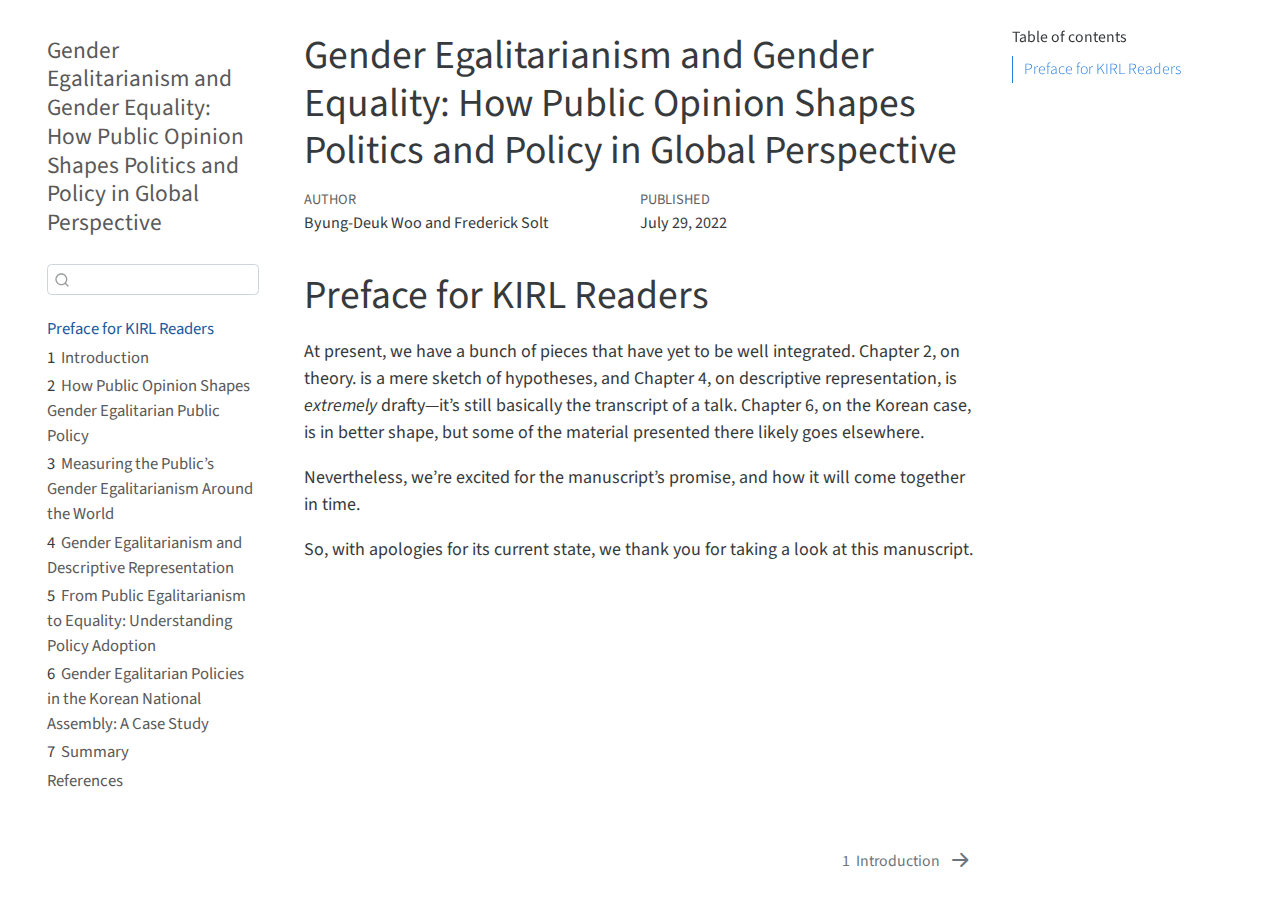
<file: paper/_book/index.html>
<!DOCTYPE html>
<html xmlns="http://www.w3.org/1999/xhtml" lang="en" xml:lang="en"><head>

<meta charset="utf-8">
<meta name="generator" content="quarto-0.9.351">

<meta name="viewport" content="width=device-width, initial-scale=1.0, user-scalable=yes">

<meta name="author" content="Byung-Deuk Woo and Frederick Solt">
<meta name="dcterms.date" content="2022-07-29">

<title>Gender Egalitarianism and Gender Equality: How Public Opinion Shapes Politics and Policy in Global Perspective</title>
<style>
code{white-space: pre-wrap;}
span.smallcaps{font-variant: small-caps;}
span.underline{text-decoration: underline;}
div.column{display: inline-block; vertical-align: top; width: 50%;}
div.hanging-indent{margin-left: 1.5em; text-indent: -1.5em;}
ul.task-list{list-style: none;}
</style>

<script src="site_libs/quarto-nav/quarto-nav.js"></script>
<script src="site_libs/quarto-nav/headroom.min.js"></script>
<script src="site_libs/clipboard/clipboard.min.js"></script>
<meta name="quarto:offset" content="./">
<script src="site_libs/quarto-search/autocomplete.umd.js"></script>
<script src="site_libs/quarto-search/fuse.min.js"></script>
<script src="site_libs/quarto-search/quarto-search.js"></script>
<link href="./introduction.html" rel="next">
<script src="site_libs/quarto-html/quarto.js"></script>
<script src="site_libs/quarto-html/popper.min.js"></script>
<script src="site_libs/quarto-html/tippy.umd.min.js"></script>
<script src="site_libs/quarto-html/anchor.min.js"></script>
<link href="site_libs/quarto-html/tippy.css" rel="stylesheet">
<link id="quarto-text-highlighting-styles" href="site_libs/quarto-html/quarto-syntax-highlighting.css" rel="stylesheet">
<script src="site_libs/bootstrap/bootstrap.min.js"></script>
<link href="site_libs/bootstrap/bootstrap-icons.css" rel="stylesheet">
<link href="site_libs/bootstrap/bootstrap.min.css" rel="stylesheet">
<script id="quarto-search-options" type="application/json">{
  "location": "sidebar",
  "copy-button": false,
  "collapse-after": 3,
  "panel-placement": "start",
  "type": "textbox",
  "limit": 20,
  "language": {
    "search-no-results-text": "No results",
    "search-matching-documents-text": "matching documents",
    "search-copy-link-title": "Copy link to search",
    "search-hide-matches-text": "Hide additional matches",
    "search-more-match-text": "more match in this document",
    "search-more-matches-text": "more matches in this document",
    "search-clear-button-title": "Clear",
    "search-detached-cancel-button-title": "Cancel",
    "search-submit-button-title": "Submit"
  }
}</script>


</head>

<body class="nav-sidebar floating">

<div id="quarto-search-results"></div>
  <header id="quarto-header" class="headroom fixed-top">
  <nav class="quarto-secondary-nav" data-bs-toggle="collapse" data-bs-target="#quarto-sidebar" aria-controls="quarto-sidebar" aria-expanded="false" aria-label="Toggle sidebar navigation" onclick="if (window.quartoToggleHeadroom) { window.quartoToggleHeadroom(); }">
    <div class="container-fluid d-flex justify-content-between">
      <h1 class="quarto-secondary-nav-title">Gender Egalitarianism and Gender Equality: How Public Opinion Shapes Politics and Policy in Global Perspective</h1>
      <button type="button" class="quarto-btn-toggle btn" aria-label="Show secondary navigation">
        <i class="bi bi-chevron-right"></i>
      </button>
    </div>
  </nav>
</header>
<!-- content -->
<div id="quarto-content" class="quarto-container page-columns page-rows-contents page-layout-article">
<!-- sidebar -->
  <nav id="quarto-sidebar" class="sidebar collapse sidebar-navigation floating overflow-auto">
    <div class="pt-lg-2 mt-2 text-left sidebar-header">
    <div class="sidebar-title mb-0 py-0">
      <a href="./">Gender Egalitarianism and Gender Equality: How Public Opinion Shapes Politics and Policy in Global Perspective</a> 
    </div>
      </div>
      <div class="mt-2 flex-shrink-0 align-items-center">
        <div class="sidebar-search">
        <div id="quarto-search" class="" title="Search"></div>
        </div>
      </div>
    <div class="sidebar-menu-container"> 
    <ul class="list-unstyled mt-1">
        <li class="sidebar-item">
  <div class="sidebar-item-container"> 
  <a href="./index.html" class="sidebar-item-text sidebar-link active">Preface for KIRL Readers</a>
  </div>
</li>
        <li class="sidebar-item">
  <div class="sidebar-item-container"> 
  <a href="./introduction.html" class="sidebar-item-text sidebar-link"><span class="chapter-number">1</span>&nbsp; <span class="chapter-title">Introduction</span></a>
  </div>
</li>
        <li class="sidebar-item">
  <div class="sidebar-item-container"> 
  <a href="./theory.html" class="sidebar-item-text sidebar-link"><span class="chapter-number">2</span>&nbsp; <span class="chapter-title">How Public Opinion Shapes Gender Egalitarian Public Policy</span></a>
  </div>
</li>
        <li class="sidebar-item">
  <div class="sidebar-item-container"> 
  <a href=".//measuring_egalitarianism/measuring_egalitarianism.html" class="sidebar-item-text sidebar-link"><span class="chapter-number">3</span>&nbsp; <span class="chapter-title">Measuring the Public’s Gender Egalitarianism Around the World</span></a>
  </div>
</li>
        <li class="sidebar-item">
  <div class="sidebar-item-container"> 
  <a href=".//descriptive_representation/descriptive_representation.html" class="sidebar-item-text sidebar-link"><span class="chapter-number">4</span>&nbsp; <span class="chapter-title">Gender Egalitarianism and Descriptive Representation</span></a>
  </div>
</li>
        <li class="sidebar-item">
  <div class="sidebar-item-container"> 
  <a href=".//policy_adoption/policy_adoption.html" class="sidebar-item-text sidebar-link"><span class="chapter-number">5</span>&nbsp; <span class="chapter-title">From Public Egalitarianism to Equality: Understanding Policy Adoption</span></a>
  </div>
</li>
        <li class="sidebar-item">
  <div class="sidebar-item-container"> 
  <a href=".//korea/korea.html" class="sidebar-item-text sidebar-link"><span class="chapter-number">6</span>&nbsp; <span class="chapter-title">Gender Egalitarian Policies in the Korean National Assembly: A Case Study</span></a>
  </div>
</li>
        <li class="sidebar-item">
  <div class="sidebar-item-container"> 
  <a href="./conclusion.html" class="sidebar-item-text sidebar-link"><span class="chapter-number">7</span>&nbsp; <span class="chapter-title">Summary</span></a>
  </div>
</li>
        <li class="sidebar-item">
  <div class="sidebar-item-container"> 
  <a href="./references.html" class="sidebar-item-text sidebar-link">References</a>
  </div>
</li>
    </ul>
    </div>
</nav>
<!-- margin-sidebar -->
    <div id="quarto-margin-sidebar" class="sidebar margin-sidebar">
        <nav id="TOC" role="doc-toc">
    <h2 id="toc-title">Table of contents</h2>
   
  <ul>
  <li><a href="#preface-for-kirl-readers" id="toc-preface-for-kirl-readers" class="nav-link active" data-scroll-target="#preface-for-kirl-readers">Preface for KIRL Readers</a></li>
  </ul>
</nav>
    </div>
<!-- main -->
<main class="content" id="quarto-document-content">

<header id="title-block-header" class="quarto-title-block default">
<div class="quarto-title">
<h1 class="title d-none d-lg-block">Gender Egalitarianism and Gender Equality: How Public Opinion Shapes Politics and Policy in Global Perspective</h1>
</div>





<div class="quarto-title-meta">

    <div>
    <div class="quarto-title-meta-heading">Author</div>
    <div class="quarto-title-meta-contents">
             <p>Byung-Deuk Woo and Frederick Solt </p>
          </div>
  </div>
    
    <div>
    <div class="quarto-title-meta-heading">Published</div>
    <div class="quarto-title-meta-contents">
      <p class="date">July 29, 2022</p>
    </div>
  </div>
    
  </div>
  

</header>

<section id="preface-for-kirl-readers" class="level1 unnumbered">
<h1 class="unnumbered">Preface for KIRL Readers</h1>
<p>At present, we have a bunch of pieces that have yet to be well integrated. Chapter 2, on theory. is a mere sketch of hypotheses, and Chapter 4, on descriptive representation, is <em>extremely</em> drafty—it’s still basically the transcript of a talk. Chapter 6, on the Korean case, is in better shape, but some of the material presented there likely goes elsewhere.</p>
<p>Nevertheless, we’re excited for the manuscript’s promise, and how it will come together in time.</p>
<p>So, with apologies for its current state, we thank you for taking a look at this manuscript.</p>


</section>

</main> <!-- /main -->
<script id="quarto-html-after-body" type="application/javascript">
window.document.addEventListener("DOMContentLoaded", function (event) {
  const icon = "";
  const anchorJS = new window.AnchorJS();
  anchorJS.options = {
    placement: 'right',
    icon: icon
  };
  anchorJS.add('.anchored');
  const clipboard = new window.ClipboardJS('.code-copy-button', {
    target: function(trigger) {
      return trigger.previousElementSibling;
    }
  });
  clipboard.on('success', function(e) {
    // button target
    const button = e.trigger;
    // don't keep focus
    button.blur();
    // flash "checked"
    button.classList.add('code-copy-button-checked');
    var currentTitle = button.getAttribute("title");
    button.setAttribute("title", "Copied!");
    setTimeout(function() {
      button.setAttribute("title", currentTitle);
      button.classList.remove('code-copy-button-checked');
    }, 1000);
    // clear code selection
    e.clearSelection();
  });
  function tippyHover(el, contentFn) {
    const config = {
      allowHTML: true,
      content: contentFn,
      maxWidth: 500,
      delay: 100,
      arrow: false,
      appendTo: function(el) {
          return el.parentElement;
      },
      interactive: true,
      interactiveBorder: 10,
      theme: 'quarto',
      placement: 'bottom-start'
    };
    window.tippy(el, config); 
  }
  const noterefs = window.document.querySelectorAll('a[role="doc-noteref"]');
  for (var i=0; i<noterefs.length; i++) {
    const ref = noterefs[i];
    tippyHover(ref, function() {
      let href = ref.getAttribute('href');
      try { href = new URL(href).hash; } catch {}
      const id = href.replace(/^#\/?/, "");
      const note = window.document.getElementById(id);
      return note.innerHTML;
    });
  }
  var bibliorefs = window.document.querySelectorAll('a[role="doc-biblioref"]');
  for (var i=0; i<bibliorefs.length; i++) {
    const ref = bibliorefs[i];
    const cites = ref.parentNode.getAttribute('data-cites').split(' ');
    tippyHover(ref, function() {
      var popup = window.document.createElement('div');
      cites.forEach(function(cite) {
        var citeDiv = window.document.createElement('div');
        citeDiv.classList.add('hanging-indent');
        citeDiv.classList.add('csl-entry');
        var biblioDiv = window.document.getElementById('ref-' + cite);
        if (biblioDiv) {
          citeDiv.innerHTML = biblioDiv.innerHTML;
        }
        popup.appendChild(citeDiv);
      });
      return popup.innerHTML;
    });
  }
});
</script>
<nav class="page-navigation">
  <div class="nav-page nav-page-previous">
  </div>
  <div class="nav-page nav-page-next">
      <a href="./introduction.html" class="pagination-link">
        <span class="nav-page-text"><span class="chapter-number">1</span>&nbsp; <span class="chapter-title">Introduction</span></span> <i class="bi bi-arrow-right-short"></i>
      </a>
  </div>
</nav>
</div> <!-- /content -->



</body></html>
</file>
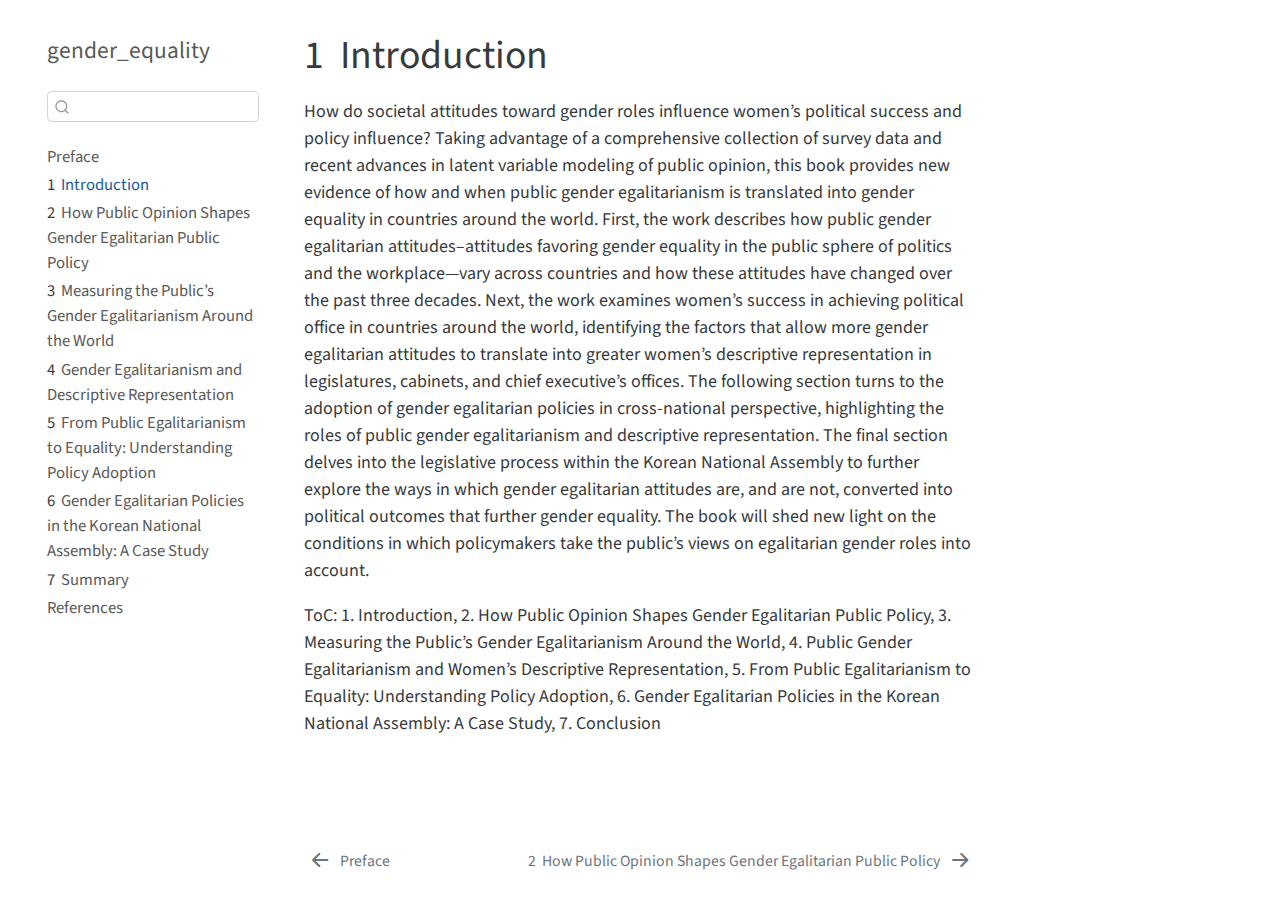
<file: paper/_book/introduction.html>
<!DOCTYPE html>
<html xmlns="http://www.w3.org/1999/xhtml" lang="en" xml:lang="en"><head>

<meta charset="utf-8">
<meta name="generator" content="quarto-0.9.351">

<meta name="viewport" content="width=device-width, initial-scale=1.0, user-scalable=yes">


<title>gender_equality - 1&nbsp; Introduction</title>
<style>
code{white-space: pre-wrap;}
span.smallcaps{font-variant: small-caps;}
span.underline{text-decoration: underline;}
div.column{display: inline-block; vertical-align: top; width: 50%;}
div.hanging-indent{margin-left: 1.5em; text-indent: -1.5em;}
ul.task-list{list-style: none;}
</style>

<script src="site_libs/quarto-nav/quarto-nav.js"></script>
<script src="site_libs/quarto-nav/headroom.min.js"></script>
<script src="site_libs/clipboard/clipboard.min.js"></script>
<meta name="quarto:offset" content="./">
<script src="site_libs/quarto-search/autocomplete.umd.js"></script>
<script src="site_libs/quarto-search/fuse.min.js"></script>
<script src="site_libs/quarto-search/quarto-search.js"></script>
<link href="./theory.html" rel="next">
<link href="./index.html" rel="prev">
<script src="site_libs/quarto-html/quarto.js"></script>
<script src="site_libs/quarto-html/popper.min.js"></script>
<script src="site_libs/quarto-html/tippy.umd.min.js"></script>
<script src="site_libs/quarto-html/anchor.min.js"></script>
<link href="site_libs/quarto-html/tippy.css" rel="stylesheet">
<link id="quarto-text-highlighting-styles" href="site_libs/quarto-html/quarto-syntax-highlighting.css" rel="stylesheet">
<script src="site_libs/bootstrap/bootstrap.min.js"></script>
<link href="site_libs/bootstrap/bootstrap-icons.css" rel="stylesheet">
<link href="site_libs/bootstrap/bootstrap.min.css" rel="stylesheet">
<script id="quarto-search-options" type="application/json">{
  "location": "sidebar",
  "copy-button": false,
  "collapse-after": 3,
  "panel-placement": "start",
  "type": "textbox",
  "limit": 20,
  "language": {
    "search-no-results-text": "No results",
    "search-matching-documents-text": "matching documents",
    "search-copy-link-title": "Copy link to search",
    "search-hide-matches-text": "Hide additional matches",
    "search-more-match-text": "more match in this document",
    "search-more-matches-text": "more matches in this document",
    "search-clear-button-title": "Clear",
    "search-detached-cancel-button-title": "Cancel",
    "search-submit-button-title": "Submit"
  }
}</script>


</head>

<body class="nav-sidebar floating">

<div id="quarto-search-results"></div>
  <header id="quarto-header" class="headroom fixed-top">
  <nav class="quarto-secondary-nav" data-bs-toggle="collapse" data-bs-target="#quarto-sidebar" aria-controls="quarto-sidebar" aria-expanded="false" aria-label="Toggle sidebar navigation" onclick="if (window.quartoToggleHeadroom) { window.quartoToggleHeadroom(); }">
    <div class="container-fluid d-flex justify-content-between">
      <h1 class="quarto-secondary-nav-title"><span class="chapter-number">1</span>&nbsp; <span class="chapter-title">Introduction</span></h1>
      <button type="button" class="quarto-btn-toggle btn" aria-label="Show secondary navigation">
        <i class="bi bi-chevron-right"></i>
      </button>
    </div>
  </nav>
</header>
<!-- content -->
<div id="quarto-content" class="quarto-container page-columns page-rows-contents page-layout-article">
<!-- sidebar -->
  <nav id="quarto-sidebar" class="sidebar collapse sidebar-navigation floating overflow-auto">
    <div class="pt-lg-2 mt-2 text-left sidebar-header">
    <div class="sidebar-title mb-0 py-0">
      <a href="./">gender_equality</a> 
    </div>
      </div>
      <div class="mt-2 flex-shrink-0 align-items-center">
        <div class="sidebar-search">
        <div id="quarto-search" class="" title="Search"></div>
        </div>
      </div>
    <div class="sidebar-menu-container"> 
    <ul class="list-unstyled mt-1">
        <li class="sidebar-item">
  <div class="sidebar-item-container"> 
  <a href="./index.html" class="sidebar-item-text sidebar-link">Preface</a>
  </div>
</li>
        <li class="sidebar-item">
  <div class="sidebar-item-container"> 
  <a href="./introduction.html" class="sidebar-item-text sidebar-link active"><span class="chapter-number">1</span>&nbsp; <span class="chapter-title">Introduction</span></a>
  </div>
</li>
        <li class="sidebar-item">
  <div class="sidebar-item-container"> 
  <a href="./theory.html" class="sidebar-item-text sidebar-link"><span class="chapter-number">2</span>&nbsp; <span class="chapter-title">How Public Opinion Shapes Gender Egalitarian Public Policy</span></a>
  </div>
</li>
        <li class="sidebar-item">
  <div class="sidebar-item-container"> 
  <a href=".//measuring_egalitarianism/measuring_egalitarianism.html" class="sidebar-item-text sidebar-link"><span class="chapter-number">3</span>&nbsp; <span class="chapter-title">Measuring the Public’s Gender Egalitarianism Around the World</span></a>
  </div>
</li>
        <li class="sidebar-item">
  <div class="sidebar-item-container"> 
  <a href=".//descriptive_representation/descriptive_representation.html" class="sidebar-item-text sidebar-link"><span class="chapter-number">4</span>&nbsp; <span class="chapter-title">Gender Egalitarianism and Descriptive Representation</span></a>
  </div>
</li>
        <li class="sidebar-item">
  <div class="sidebar-item-container"> 
  <a href=".//policy_adoption/policy_adoption.html" class="sidebar-item-text sidebar-link"><span class="chapter-number">5</span>&nbsp; <span class="chapter-title">From Public Egalitarianism to Equality: Understanding Policy Adoption</span></a>
  </div>
</li>
        <li class="sidebar-item">
  <div class="sidebar-item-container"> 
  <a href=".//korea/korea.html" class="sidebar-item-text sidebar-link"><span class="chapter-number">6</span>&nbsp; <span class="chapter-title">Gender Egalitarian Policies in the Korean National Assembly: A Case Study</span></a>
  </div>
</li>
        <li class="sidebar-item">
  <div class="sidebar-item-container"> 
  <a href="./conclusion.html" class="sidebar-item-text sidebar-link"><span class="chapter-number">7</span>&nbsp; <span class="chapter-title">Summary</span></a>
  </div>
</li>
        <li class="sidebar-item">
  <div class="sidebar-item-container"> 
  <a href="./references.html" class="sidebar-item-text sidebar-link">References</a>
  </div>
</li>
    </ul>
    </div>
</nav>
<!-- margin-sidebar -->
    <div id="quarto-margin-sidebar" class="sidebar margin-sidebar">
        
    </div>
<!-- main -->
<main class="content" id="quarto-document-content">

<header id="title-block-header" class="quarto-title-block default">
<div class="quarto-title">
<h1 class="title d-none d-lg-block"><span class="chapter-number">1</span>&nbsp; <span class="chapter-title">Introduction</span></h1>
</div>





<div class="quarto-title-meta">

    
    
  </div>
  

</header>

<p>How do societal attitudes toward gender roles influence women’s political success and policy influence? Taking advantage of a comprehensive collection of survey data and recent advances in latent variable modeling of public opinion, this book provides new evidence of how and when public gender egalitarianism is translated into gender equality in countries around the world. First, the work describes how public gender egalitarian attitudes–attitudes favoring gender equality in the public sphere of politics and the workplace—vary across countries and how these attitudes have changed over the past three decades. Next, the work examines women’s success in achieving political office in countries around the world, identifying the factors that allow more gender egalitarian attitudes to translate into greater women’s descriptive representation in legislatures, cabinets, and chief executive’s offices. The following section turns to the adoption of gender egalitarian policies in cross-national perspective, highlighting the roles of public gender egalitarianism and descriptive representation. The final section delves into the legislative process within the Korean National Assembly to further explore the ways in which gender egalitarian attitudes are, and are not, converted into political outcomes that further gender equality. The book will shed new light on the conditions in which policymakers take the public’s views on egalitarian gender roles into account.</p>
<p>ToC: 1. Introduction, 2. How Public Opinion Shapes Gender Egalitarian Public Policy, 3. Measuring the Public’s Gender Egalitarianism Around the World, 4. Public Gender Egalitarianism and Women’s Descriptive Representation, 5. From Public Egalitarianism to Equality: Understanding Policy Adoption, 6. Gender Egalitarian Policies in the Korean National Assembly: A Case Study, 7. Conclusion</p>



</main> <!-- /main -->
<script id="quarto-html-after-body" type="application/javascript">
window.document.addEventListener("DOMContentLoaded", function (event) {
  const icon = "";
  const anchorJS = new window.AnchorJS();
  anchorJS.options = {
    placement: 'right',
    icon: icon
  };
  anchorJS.add('.anchored');
  const clipboard = new window.ClipboardJS('.code-copy-button', {
    target: function(trigger) {
      return trigger.previousElementSibling;
    }
  });
  clipboard.on('success', function(e) {
    // button target
    const button = e.trigger;
    // don't keep focus
    button.blur();
    // flash "checked"
    button.classList.add('code-copy-button-checked');
    var currentTitle = button.getAttribute("title");
    button.setAttribute("title", "Copied!");
    setTimeout(function() {
      button.setAttribute("title", currentTitle);
      button.classList.remove('code-copy-button-checked');
    }, 1000);
    // clear code selection
    e.clearSelection();
  });
  function tippyHover(el, contentFn) {
    const config = {
      allowHTML: true,
      content: contentFn,
      maxWidth: 500,
      delay: 100,
      arrow: false,
      appendTo: function(el) {
          return el.parentElement;
      },
      interactive: true,
      interactiveBorder: 10,
      theme: 'quarto',
      placement: 'bottom-start'
    };
    window.tippy(el, config); 
  }
  const noterefs = window.document.querySelectorAll('a[role="doc-noteref"]');
  for (var i=0; i<noterefs.length; i++) {
    const ref = noterefs[i];
    tippyHover(ref, function() {
      let href = ref.getAttribute('href');
      try { href = new URL(href).hash; } catch {}
      const id = href.replace(/^#\/?/, "");
      const note = window.document.getElementById(id);
      return note.innerHTML;
    });
  }
  var bibliorefs = window.document.querySelectorAll('a[role="doc-biblioref"]');
  for (var i=0; i<bibliorefs.length; i++) {
    const ref = bibliorefs[i];
    const cites = ref.parentNode.getAttribute('data-cites').split(' ');
    tippyHover(ref, function() {
      var popup = window.document.createElement('div');
      cites.forEach(function(cite) {
        var citeDiv = window.document.createElement('div');
        citeDiv.classList.add('hanging-indent');
        citeDiv.classList.add('csl-entry');
        var biblioDiv = window.document.getElementById('ref-' + cite);
        if (biblioDiv) {
          citeDiv.innerHTML = biblioDiv.innerHTML;
        }
        popup.appendChild(citeDiv);
      });
      return popup.innerHTML;
    });
  }
});
</script>
<nav class="page-navigation">
  <div class="nav-page nav-page-previous">
      <a href="./index.html" class="pagination-link">
        <i class="bi bi-arrow-left-short"></i> <span class="nav-page-text">Preface</span>
      </a>          
  </div>
  <div class="nav-page nav-page-next">
      <a href="./theory.html" class="pagination-link">
        <span class="nav-page-text"><span class="chapter-number">2</span>&nbsp; <span class="chapter-title">How Public Opinion Shapes Gender Egalitarian Public Policy</span></span> <i class="bi bi-arrow-right-short"></i>
      </a>
  </div>
</nav>
</div> <!-- /content -->



</body></html>
</file>
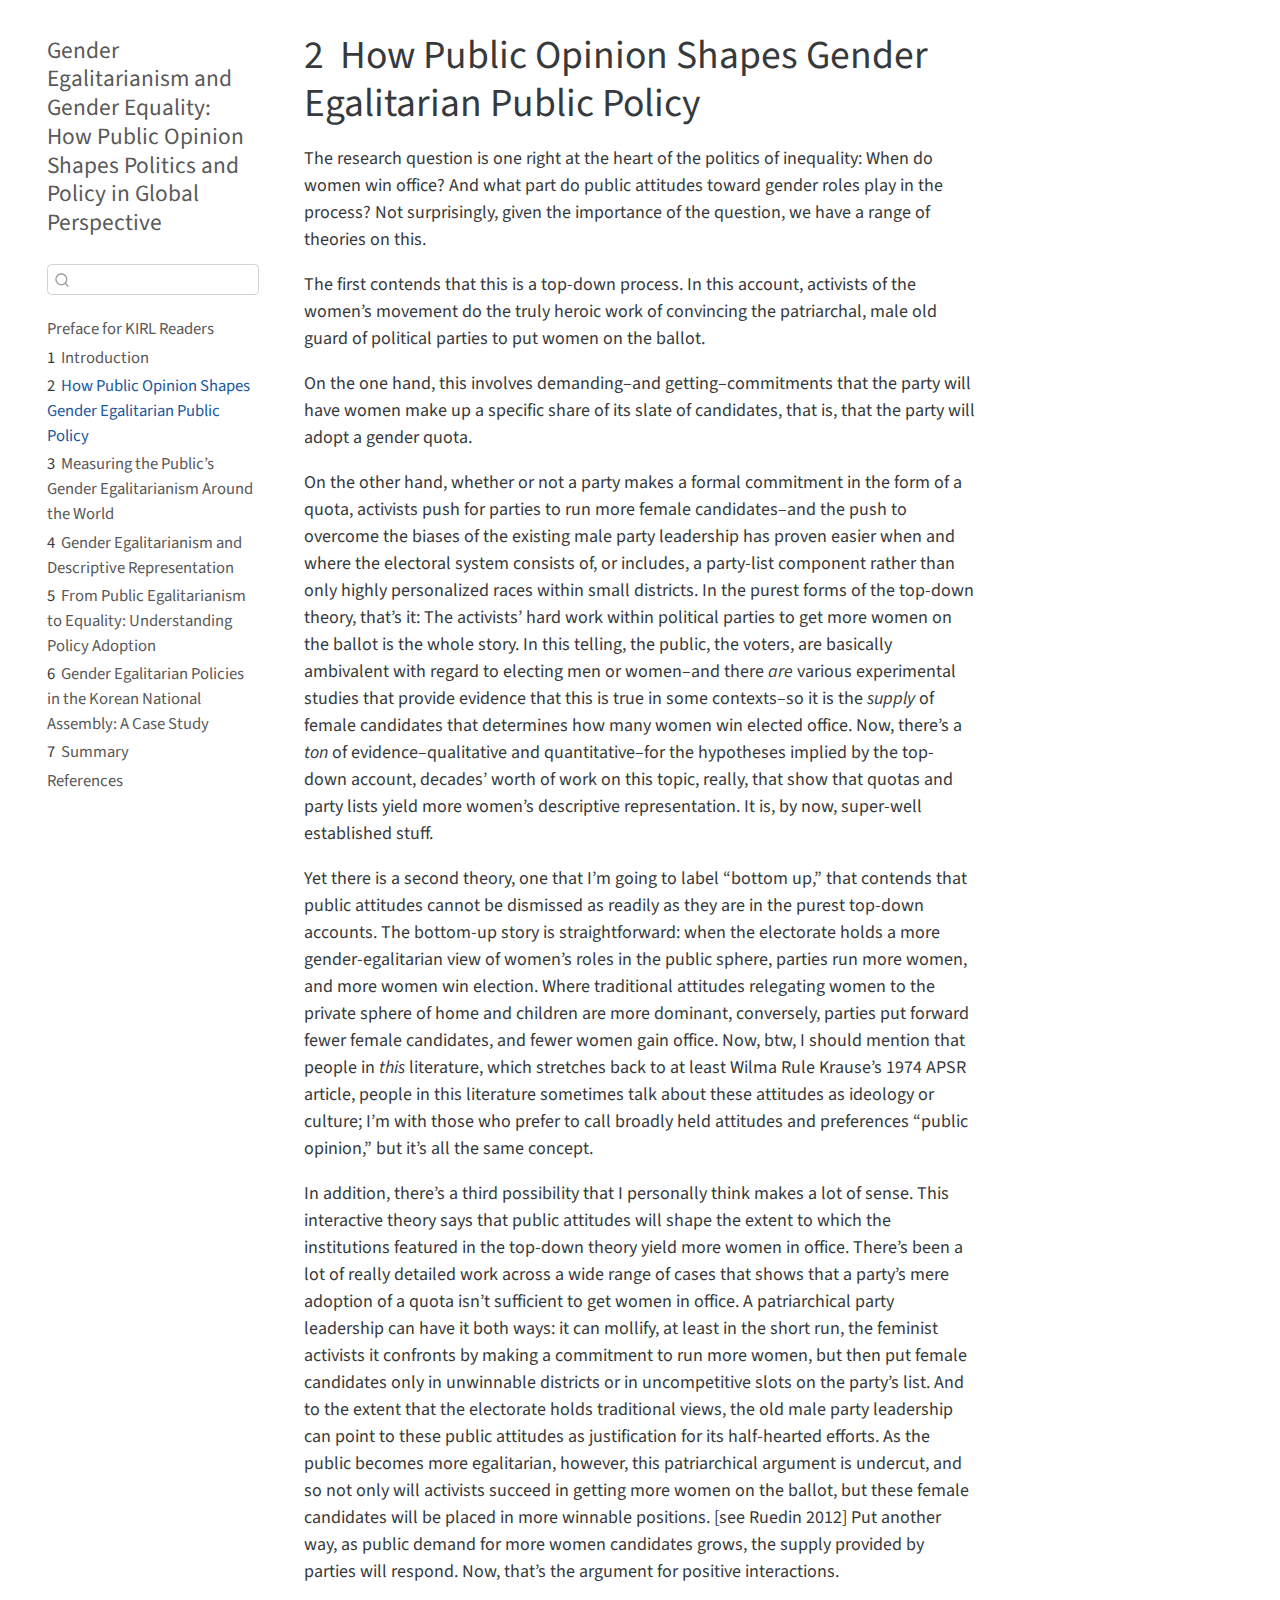
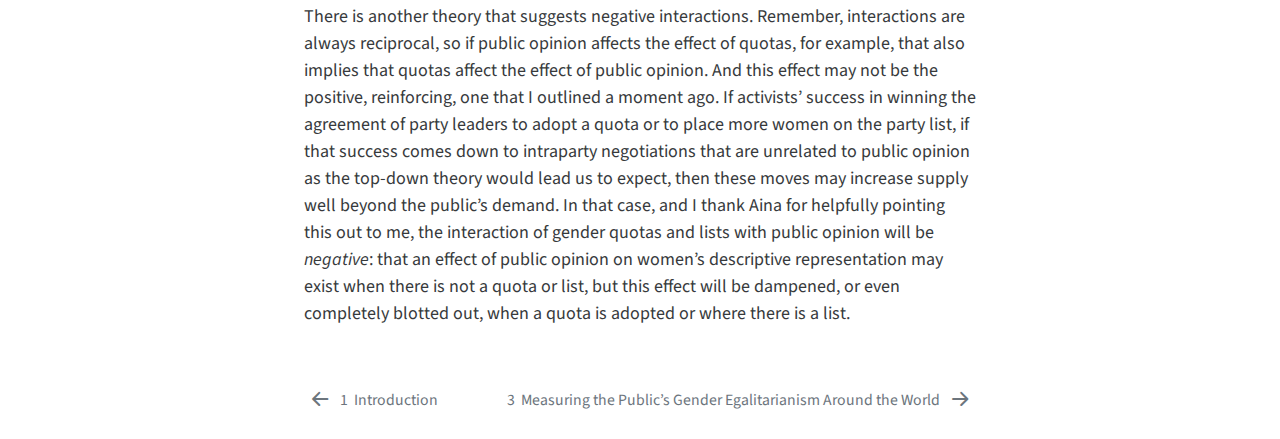
<file: paper/_book/theory.html>
<!DOCTYPE html>
<html xmlns="http://www.w3.org/1999/xhtml" lang="en" xml:lang="en"><head>

<meta charset="utf-8">
<meta name="generator" content="quarto-0.9.351">

<meta name="viewport" content="width=device-width, initial-scale=1.0, user-scalable=yes">


<title>Gender Egalitarianism and Gender Equality: How Public Opinion Shapes Politics and Policy in Global Perspective - 2&nbsp; How Public Opinion Shapes Gender Egalitarian Public Policy</title>
<style>
code{white-space: pre-wrap;}
span.smallcaps{font-variant: small-caps;}
span.underline{text-decoration: underline;}
div.column{display: inline-block; vertical-align: top; width: 50%;}
div.hanging-indent{margin-left: 1.5em; text-indent: -1.5em;}
ul.task-list{list-style: none;}
</style>

<script src="site_libs/quarto-nav/quarto-nav.js"></script>
<script src="site_libs/quarto-nav/headroom.min.js"></script>
<script src="site_libs/clipboard/clipboard.min.js"></script>
<meta name="quarto:offset" content="./">
<script src="site_libs/quarto-search/autocomplete.umd.js"></script>
<script src="site_libs/quarto-search/fuse.min.js"></script>
<script src="site_libs/quarto-search/quarto-search.js"></script>
<link href=".//measuring_egalitarianism/measuring_egalitarianism.html" rel="next">
<link href="./introduction.html" rel="prev">
<script src="site_libs/quarto-html/quarto.js"></script>
<script src="site_libs/quarto-html/popper.min.js"></script>
<script src="site_libs/quarto-html/tippy.umd.min.js"></script>
<script src="site_libs/quarto-html/anchor.min.js"></script>
<link href="site_libs/quarto-html/tippy.css" rel="stylesheet">
<link id="quarto-text-highlighting-styles" href="site_libs/quarto-html/quarto-syntax-highlighting.css" rel="stylesheet">
<script src="site_libs/bootstrap/bootstrap.min.js"></script>
<link href="site_libs/bootstrap/bootstrap-icons.css" rel="stylesheet">
<link href="site_libs/bootstrap/bootstrap.min.css" rel="stylesheet">
<script id="quarto-search-options" type="application/json">{
  "location": "sidebar",
  "copy-button": false,
  "collapse-after": 3,
  "panel-placement": "start",
  "type": "textbox",
  "limit": 20,
  "language": {
    "search-no-results-text": "No results",
    "search-matching-documents-text": "matching documents",
    "search-copy-link-title": "Copy link to search",
    "search-hide-matches-text": "Hide additional matches",
    "search-more-match-text": "more match in this document",
    "search-more-matches-text": "more matches in this document",
    "search-clear-button-title": "Clear",
    "search-detached-cancel-button-title": "Cancel",
    "search-submit-button-title": "Submit"
  }
}</script>


</head>

<body class="nav-sidebar floating">

<div id="quarto-search-results"></div>
  <header id="quarto-header" class="headroom fixed-top">
  <nav class="quarto-secondary-nav" data-bs-toggle="collapse" data-bs-target="#quarto-sidebar" aria-controls="quarto-sidebar" aria-expanded="false" aria-label="Toggle sidebar navigation" onclick="if (window.quartoToggleHeadroom) { window.quartoToggleHeadroom(); }">
    <div class="container-fluid d-flex justify-content-between">
      <h1 class="quarto-secondary-nav-title"><span class="chapter-number">2</span>&nbsp; <span class="chapter-title">How Public Opinion Shapes Gender Egalitarian Public Policy</span></h1>
      <button type="button" class="quarto-btn-toggle btn" aria-label="Show secondary navigation">
        <i class="bi bi-chevron-right"></i>
      </button>
    </div>
  </nav>
</header>
<!-- content -->
<div id="quarto-content" class="quarto-container page-columns page-rows-contents page-layout-article">
<!-- sidebar -->
  <nav id="quarto-sidebar" class="sidebar collapse sidebar-navigation floating overflow-auto">
    <div class="pt-lg-2 mt-2 text-left sidebar-header">
    <div class="sidebar-title mb-0 py-0">
      <a href="./">Gender Egalitarianism and Gender Equality: How Public Opinion Shapes Politics and Policy in Global Perspective</a> 
    </div>
      </div>
      <div class="mt-2 flex-shrink-0 align-items-center">
        <div class="sidebar-search">
        <div id="quarto-search" class="" title="Search"></div>
        </div>
      </div>
    <div class="sidebar-menu-container"> 
    <ul class="list-unstyled mt-1">
        <li class="sidebar-item">
  <div class="sidebar-item-container"> 
  <a href="./index.html" class="sidebar-item-text sidebar-link">Preface for KIRL Readers</a>
  </div>
</li>
        <li class="sidebar-item">
  <div class="sidebar-item-container"> 
  <a href="./introduction.html" class="sidebar-item-text sidebar-link"><span class="chapter-number">1</span>&nbsp; <span class="chapter-title">Introduction</span></a>
  </div>
</li>
        <li class="sidebar-item">
  <div class="sidebar-item-container"> 
  <a href="./theory.html" class="sidebar-item-text sidebar-link active"><span class="chapter-number">2</span>&nbsp; <span class="chapter-title">How Public Opinion Shapes Gender Egalitarian Public Policy</span></a>
  </div>
</li>
        <li class="sidebar-item">
  <div class="sidebar-item-container"> 
  <a href=".//measuring_egalitarianism/measuring_egalitarianism.html" class="sidebar-item-text sidebar-link"><span class="chapter-number">3</span>&nbsp; <span class="chapter-title">Measuring the Public’s Gender Egalitarianism Around the World</span></a>
  </div>
</li>
        <li class="sidebar-item">
  <div class="sidebar-item-container"> 
  <a href=".//descriptive_representation/descriptive_representation.html" class="sidebar-item-text sidebar-link"><span class="chapter-number">4</span>&nbsp; <span class="chapter-title">Gender Egalitarianism and Descriptive Representation</span></a>
  </div>
</li>
        <li class="sidebar-item">
  <div class="sidebar-item-container"> 
  <a href=".//policy_adoption/policy_adoption.html" class="sidebar-item-text sidebar-link"><span class="chapter-number">5</span>&nbsp; <span class="chapter-title">From Public Egalitarianism to Equality: Understanding Policy Adoption</span></a>
  </div>
</li>
        <li class="sidebar-item">
  <div class="sidebar-item-container"> 
  <a href=".//korea/korea.html" class="sidebar-item-text sidebar-link"><span class="chapter-number">6</span>&nbsp; <span class="chapter-title">Gender Egalitarian Policies in the Korean National Assembly: A Case Study</span></a>
  </div>
</li>
        <li class="sidebar-item">
  <div class="sidebar-item-container"> 
  <a href="./conclusion.html" class="sidebar-item-text sidebar-link"><span class="chapter-number">7</span>&nbsp; <span class="chapter-title">Summary</span></a>
  </div>
</li>
        <li class="sidebar-item">
  <div class="sidebar-item-container"> 
  <a href="./references.html" class="sidebar-item-text sidebar-link">References</a>
  </div>
</li>
    </ul>
    </div>
</nav>
<!-- margin-sidebar -->
    <div id="quarto-margin-sidebar" class="sidebar margin-sidebar">
        
    </div>
<!-- main -->
<main class="content" id="quarto-document-content">

<header id="title-block-header" class="quarto-title-block default">
<div class="quarto-title">
<h1 class="title d-none d-lg-block"><span class="chapter-number">2</span>&nbsp; <span class="chapter-title">How Public Opinion Shapes Gender Egalitarian Public Policy</span></h1>
</div>





<div class="quarto-title-meta">

    
    
  </div>
  

</header>

<p>The research question is one right at the heart of the politics of inequality: When do women win office? And what part do public attitudes toward gender roles play in the process? Not surprisingly, given the importance of the question, we have a range of theories on this.</p>
<p>The first contends that this is a top-down process. In this account, activists of the women’s movement do the truly heroic work of convincing the patriarchal, male old guard of political parties to put women on the ballot.</p>
<p>On the one hand, this involves demanding–and getting–commitments that the party will have women make up a specific share of its slate of candidates, that is, that the party will adopt a gender quota.</p>
<p>On the other hand, whether or not a party makes a formal commitment in the form of a quota, activists push for parties to run more female candidates–and the push to overcome the biases of the existing male party leadership has proven easier when and where the electoral system consists of, or includes, a party-list component rather than only highly personalized races within small districts. In the purest forms of the top-down theory, that’s it: The activists’ hard work within political parties to get more women on the ballot is the whole story. In this telling, the public, the voters, are basically ambivalent with regard to electing men or women–and there <em>are</em> various experimental studies that provide evidence that this is true in some contexts–so it is the <em>supply</em> of female candidates that determines how many women win elected office. Now, there’s a <em>ton</em> of evidence–qualitative and quantitative–for the hypotheses implied by the top-down account, decades’ worth of work on this topic, really, that show that quotas and party lists yield more women’s descriptive representation. It is, by now, super-well established stuff.</p>
<p>Yet there is a second theory, one that I’m going to label “bottom up,” that contends that public attitudes cannot be dismissed as readily as they are in the purest top-down accounts. The bottom-up story is straightforward: when the electorate holds a more gender-egalitarian view of women’s roles in the public sphere, parties run more women, and more women win election. Where traditional attitudes relegating women to the private sphere of home and children are more dominant, conversely, parties put forward fewer female candidates, and fewer women gain office. Now, btw, I should mention that people in <em>this</em> literature, which stretches back to at least Wilma Rule Krause’s 1974 APSR article, people in this literature sometimes talk about these attitudes as ideology or culture; I’m with those who prefer to call broadly held attitudes and preferences “public opinion,” but it’s all the same concept.</p>
<p>In addition, there’s a third possibility that I personally think makes a lot of sense. This interactive theory says that public attitudes will shape the extent to which the institutions featured in the top-down theory yield more women in office. There’s been a lot of really detailed work across a wide range of cases that shows that a party’s mere adoption of a quota isn’t sufficient to get women in office. A patriarchical party leadership can have it both ways: it can mollify, at least in the short run, the feminist activists it confronts by making a commitment to run more women, but then put female candidates only in unwinnable districts or in uncompetitive slots on the party’s list. And to the extent that the electorate holds traditional views, the old male party leadership can point to these public attitudes as justification for its half-hearted efforts. As the public becomes more egalitarian, however, this patriarchical argument is undercut, and so not only will activists succeed in getting more women on the ballot, but these female candidates will be placed in more winnable positions. [see Ruedin 2012] Put another way, as public demand for more women candidates grows, the supply provided by parties will respond. Now, that’s the argument for positive interactions.</p>
<p>There is another theory that suggests negative interactions. Remember, interactions are always reciprocal, so if public opinion affects the effect of quotas, for example, that also implies that quotas affect the effect of public opinion. And this effect may not be the positive, reinforcing, one that I outlined a moment ago. If activists’ success in winning the agreement of party leaders to adopt a quota or to place more women on the party list, if that success comes down to intraparty negotiations that are unrelated to public opinion as the top-down theory would lead us to expect, then these moves may increase supply well beyond the public’s demand. In that case, and I thank Aina for helpfully pointing this out to me, the interaction of gender quotas and lists with public opinion will be <em>negative</em>: that an effect of public opinion on women’s descriptive representation may exist when there is not a quota or list, but this effect will be dampened, or even completely blotted out, when a quota is adopted or where there is a list.</p>



</main> <!-- /main -->
<script id="quarto-html-after-body" type="application/javascript">
window.document.addEventListener("DOMContentLoaded", function (event) {
  const icon = "";
  const anchorJS = new window.AnchorJS();
  anchorJS.options = {
    placement: 'right',
    icon: icon
  };
  anchorJS.add('.anchored');
  const clipboard = new window.ClipboardJS('.code-copy-button', {
    target: function(trigger) {
      return trigger.previousElementSibling;
    }
  });
  clipboard.on('success', function(e) {
    // button target
    const button = e.trigger;
    // don't keep focus
    button.blur();
    // flash "checked"
    button.classList.add('code-copy-button-checked');
    var currentTitle = button.getAttribute("title");
    button.setAttribute("title", "Copied!");
    setTimeout(function() {
      button.setAttribute("title", currentTitle);
      button.classList.remove('code-copy-button-checked');
    }, 1000);
    // clear code selection
    e.clearSelection();
  });
  function tippyHover(el, contentFn) {
    const config = {
      allowHTML: true,
      content: contentFn,
      maxWidth: 500,
      delay: 100,
      arrow: false,
      appendTo: function(el) {
          return el.parentElement;
      },
      interactive: true,
      interactiveBorder: 10,
      theme: 'quarto',
      placement: 'bottom-start'
    };
    window.tippy(el, config); 
  }
  const noterefs = window.document.querySelectorAll('a[role="doc-noteref"]');
  for (var i=0; i<noterefs.length; i++) {
    const ref = noterefs[i];
    tippyHover(ref, function() {
      let href = ref.getAttribute('href');
      try { href = new URL(href).hash; } catch {}
      const id = href.replace(/^#\/?/, "");
      const note = window.document.getElementById(id);
      return note.innerHTML;
    });
  }
  var bibliorefs = window.document.querySelectorAll('a[role="doc-biblioref"]');
  for (var i=0; i<bibliorefs.length; i++) {
    const ref = bibliorefs[i];
    const cites = ref.parentNode.getAttribute('data-cites').split(' ');
    tippyHover(ref, function() {
      var popup = window.document.createElement('div');
      cites.forEach(function(cite) {
        var citeDiv = window.document.createElement('div');
        citeDiv.classList.add('hanging-indent');
        citeDiv.classList.add('csl-entry');
        var biblioDiv = window.document.getElementById('ref-' + cite);
        if (biblioDiv) {
          citeDiv.innerHTML = biblioDiv.innerHTML;
        }
        popup.appendChild(citeDiv);
      });
      return popup.innerHTML;
    });
  }
});
</script>
<nav class="page-navigation">
  <div class="nav-page nav-page-previous">
      <a href="./introduction.html" class="pagination-link">
        <i class="bi bi-arrow-left-short"></i> <span class="nav-page-text"><span class="chapter-number">1</span>&nbsp; <span class="chapter-title">Introduction</span></span>
      </a>          
  </div>
  <div class="nav-page nav-page-next">
      <a href=".//measuring_egalitarianism/measuring_egalitarianism.html" class="pagination-link">
        <span class="nav-page-text"><span class="chapter-number">3</span>&nbsp; <span class="chapter-title">Measuring the Public’s Gender Egalitarianism Around the World</span></span> <i class="bi bi-arrow-right-short"></i>
      </a>
  </div>
</nav>
</div> <!-- /content -->



</body></html>
</file>
<file: paper/_book/site_libs/quarto-html/tippy.css>
.tippy-box[data-animation=fade][data-state=hidden]{opacity:0}[data-tippy-root]{max-width:calc(100vw - 10px)}.tippy-box{position:relative;background-color:#333;color:#fff;border-radius:4px;font-size:14px;line-height:1.4;white-space:normal;outline:0;transition-property:transform,visibility,opacity}.tippy-box[data-placement^=top]>.tippy-arrow{bottom:0}.tippy-box[data-placement^=top]>.tippy-arrow:before{bottom:-7px;left:0;border-width:8px 8px 0;border-top-color:initial;transform-origin:center top}.tippy-box[data-placement^=bottom]>.tippy-arrow{top:0}.tippy-box[data-placement^=bottom]>.tippy-arrow:before{top:-7px;left:0;border-width:0 8px 8px;border-bottom-color:initial;transform-origin:center bottom}.tippy-box[data-placement^=left]>.tippy-arrow{right:0}.tippy-box[data-placement^=left]>.tippy-arrow:before{border-width:8px 0 8px 8px;border-left-color:initial;right:-7px;transform-origin:center left}.tippy-box[data-placement^=right]>.tippy-arrow{left:0}.tippy-box[data-placement^=right]>.tippy-arrow:before{left:-7px;border-width:8px 8px 8px 0;border-right-color:initial;transform-origin:center right}.tippy-box[data-inertia][data-state=visible]{transition-timing-function:cubic-bezier(.54,1.5,.38,1.11)}.tippy-arrow{width:16px;height:16px;color:#333}.tippy-arrow:before{content:"";position:absolute;border-color:transparent;border-style:solid}.tippy-content{position:relative;padding:5px 9px;z-index:1}
</file>
<file: paper/_book/site_libs/quarto-html/quarto-syntax-highlighting.css>
/* quarto syntax highlight colors */
:root {
  --quarto-hl-ot-color: #003B4F;
  --quarto-hl-at-color: #657422;
  --quarto-hl-ss-color: #20794D;
  --quarto-hl-an-color: #5E5E5E;
  --quarto-hl-fu-color: #4758AB;
  --quarto-hl-st-color: #20794D;
  --quarto-hl-cf-color: #003B4F;
  --quarto-hl-op-color: #5E5E5E;
  --quarto-hl-er-color: #AD0000;
  --quarto-hl-bn-color: #AD0000;
  --quarto-hl-al-color: #AD0000;
  --quarto-hl-va-color: #111111;
  --quarto-hl-bu-color: inherit;
  --quarto-hl-ex-color: inherit;
  --quarto-hl-pp-color: #AD0000;
  --quarto-hl-in-color: #5E5E5E;
  --quarto-hl-vs-color: #20794D;
  --quarto-hl-wa-color: #5E5E5E;
  --quarto-hl-do-color: #5E5E5E;
  --quarto-hl-im-color: #00769E;
  --quarto-hl-ch-color: #20794D;
  --quarto-hl-dt-color: #AD0000;
  --quarto-hl-fl-color: #AD0000;
  --quarto-hl-co-color: #5E5E5E;
  --quarto-hl-cv-color: #5E5E5E;
  --quarto-hl-cn-color: #8f5902;
  --quarto-hl-sc-color: #5E5E5E;
  --quarto-hl-dv-color: #AD0000;
  --quarto-hl-kw-color: #003B4F;
}

/* other quarto variables */
:root {
  --quarto-font-monospace: SFMono-Regular, Menlo, Monaco, Consolas, "Liberation Mono", "Courier New", monospace;
}

code span {
  color: #003B4F;
}

code.sourceCode > span {
  color: #003B4F;
}

div.sourceCode,
div.sourceCode pre.sourceCode {
  color: #003B4F;
}

code span.ot {
  color: #003B4F;
}

code span.at {
  color: #657422;
}

code span.ss {
  color: #20794D;
}

code span.an {
  color: #5E5E5E;
}

code span.fu {
  color: #4758AB;
}

code span.st {
  color: #20794D;
}

code span.cf {
  color: #003B4F;
}

code span.op {
  color: #5E5E5E;
}

code span.er {
  color: #AD0000;
}

code span.bn {
  color: #AD0000;
}

code span.al {
  color: #AD0000;
}

code span.va {
  color: #111111;
}

code span.pp {
  color: #AD0000;
}

code span.in {
  color: #5E5E5E;
}

code span.vs {
  color: #20794D;
}

code span.wa {
  color: #5E5E5E;
  font-style: italic;
}

code span.do {
  color: #5E5E5E;
  font-style: italic;
}

code span.im {
  color: #00769E;
}

code span.ch {
  color: #20794D;
}

code span.dt {
  color: #AD0000;
}

code span.fl {
  color: #AD0000;
}

code span.co {
  color: #5E5E5E;
}

code span.cv {
  color: #5E5E5E;
  font-style: italic;
}

code span.cn {
  color: #8f5902;
}

code span.sc {
  color: #5E5E5E;
}

code span.dv {
  color: #AD0000;
}

code span.kw {
  color: #003B4F;
}

.prevent-inlining {
  content: "</";
}

/*# sourceMappingURL=debc5d5d77c3f9108843748ff7464032.css.map */
</file>
